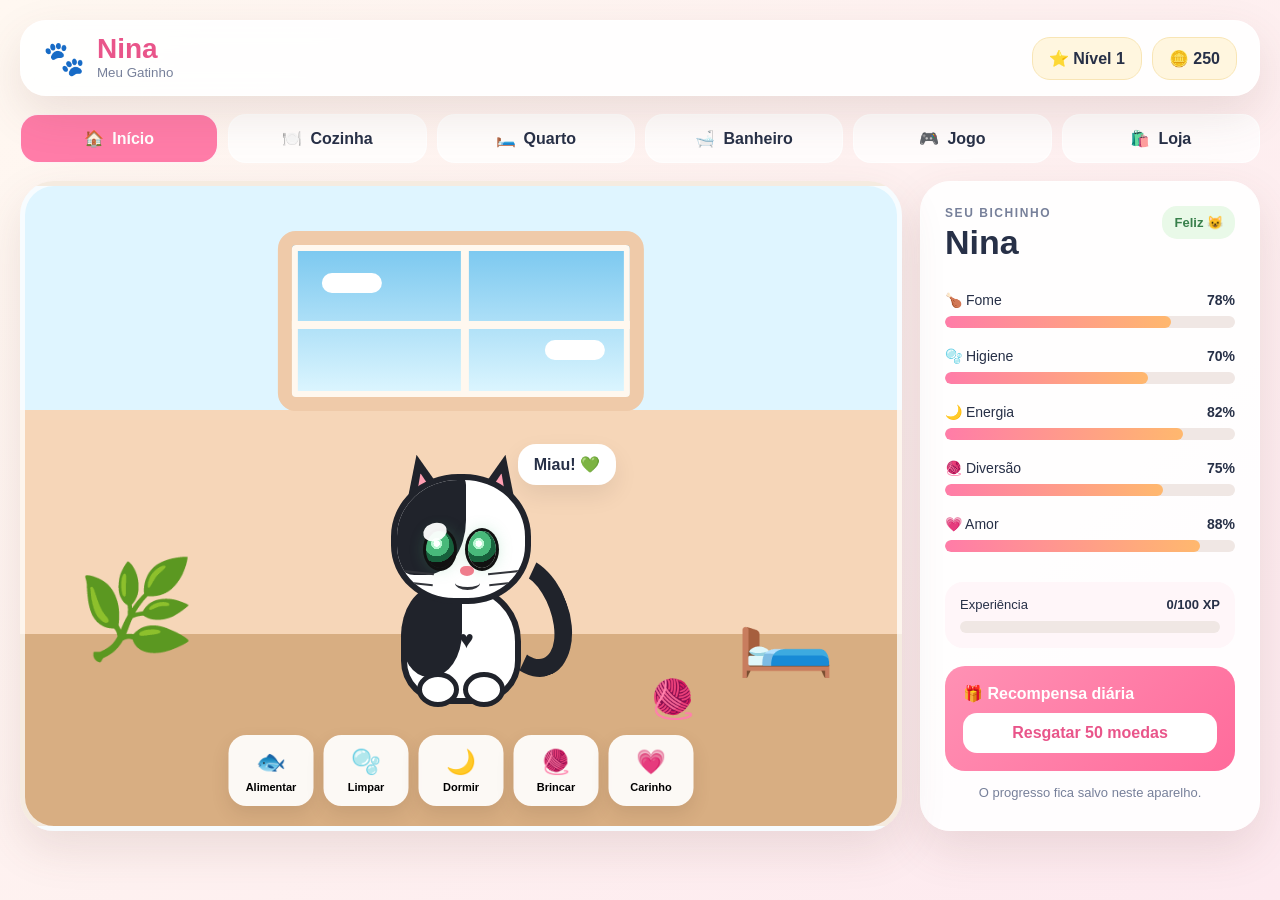
<file: index.html>
<!DOCTYPE html>
<html lang="pt-br">
<head>
    <meta charset="UTF-8">
    <meta name="viewport" content="width=device-width, initial-scale=1.0, viewport-fit=cover">
    <meta name="theme-color" content="#ff7ca8">
    <meta name="description" content="Nina - um jogo virtual em homenagem a uma gatinha preta e branca de olhos verdes.">
    <title>Nina - Meu Gatinho</title>
    <link rel="stylesheet" href="./style.css?v=3">
</head>
<body data-page="inicio">
<div class="app-shell">
    <header class="topbar">
        <a class="brand" href="index.html">
            <span class="brand-paw">🐾</span>
            <span>
                <strong>Nina</strong>
                <small>Meu Gatinho</small>
            </span>
        </a>
        <div class="top-stats">
            <div class="top-chip">⭐ Nível <span data-level>1</span></div>
            <div class="top-chip">🪙 <span data-coins>250</span></div>
        </div>
    </header>

    <nav class="room-nav" aria-label="Cômodos">
        <a data-route="inicio" href="index.html">🏠<span>Início</span></a>
        <a data-route="cozinha" href="cozinha.html">🍽️<span>Cozinha</span></a>
        <a data-route="quarto" href="quarto.html">🛏️<span>Quarto</span></a>
        <a data-route="banheiro" href="banheiro.html">🛁<span>Banheiro</span></a>
        <a data-route="jogo" href="jogo.html">🎮<span>Jogo</span></a>
        <a data-route="loja" href="loja.html">🛍️<span>Loja</span></a>
    </nav>
    <main class="page">
<section class="game-grid">
    <div class="scene living-room">
        <div class="window"><span class="cloud c1"></span><span class="cloud c2"></span></div>
        <div class="plant">🌿</div>
        <div class="cat-bed">🛏️</div>
        <div class="toy-ball">🧶</div>
        
<div class="cat-wrap" id="ninaCat" role="img" aria-label="Nina, uma gatinha preta e branca de olhos verdes">
    <div class="tail"></div>
    <div class="cat">
        <div class="ear ear-left"><span></span></div>
        <div class="ear ear-right"><span></span></div>
        <div class="face">
            <div class="patch"></div>
            <div class="eye eye-left"><i></i></div>
            <div class="eye eye-right"><i></i></div>
            <div class="nose"></div>
            <div class="mouth"></div>
            <div class="whiskers whiskers-left"></div>
            <div class="whiskers whiskers-right"></div>
        </div>
        <div class="body">
            <div class="heart-mark">♥</div>
            <div class="paw paw-left"></div>
            <div class="paw paw-right"></div>
        </div>
    </div>
    <div class="speech" id="speech">Miau! 💚</div>
</div>

        <div class="actions">
            <button type="button" data-action="feed">🐟<span>Alimentar</span></button>
            <button type="button" data-action="clean">🫧<span>Limpar</span></button>
            <button type="button" data-action="sleep">🌙<span>Dormir</span></button>
            <button type="button" data-action="play">🧶<span>Brincar</span></button>
            <button type="button" data-action="pet">💗<span>Carinho</span></button>
        </div>
    </div>

    <aside class="status-panel">
        <div class="panel-title">
            <div><p>Seu bichinho</p><h1>Nina</h1></div>
            <span class="mood-badge" data-mood>Feliz 😺</span>
        </div>
        <div class="status-list">
            <div class="status-row"><div class="status-label"><span>🍗 Fome</span><b data-value="hunger">78%</b></div><div class="progress"><i data-bar="hunger"></i></div></div>
            <div class="status-row"><div class="status-label"><span>🫧 Higiene</span><b data-value="hygiene">70%</b></div><div class="progress"><i data-bar="hygiene"></i></div></div>
            <div class="status-row"><div class="status-label"><span>🌙 Energia</span><b data-value="energy">82%</b></div><div class="progress"><i data-bar="energy"></i></div></div>
            <div class="status-row"><div class="status-label"><span>🧶 Diversão</span><b data-value="fun">75%</b></div><div class="progress"><i data-bar="fun"></i></div></div>
            <div class="status-row"><div class="status-label"><span>💗 Amor</span><b data-value="love">88%</b></div><div class="progress"><i data-bar="love"></i></div></div>
        </div>
        <div class="xp-box">
            <div><span>Experiência</span><b><span data-xp>0</span>/100 XP</b></div>
            <div class="progress xp"><i data-xp-bar></i></div>
        </div>
        <div class="daily-card">
            <span>🎁 Recompensa diária</span>
            <button type="button" id="dailyReward">Resgatar 50 moedas</button>
        </div>
        <p class="install-note">O progresso fica salvo neste aparelho.</p>
    </aside>
</section>    </main>
</div>

<nav class="mobile-tabs" aria-label="Navegação móvel">
    <a data-route="inicio" href="index.html">🏠<span>Início</span></a>
    <a data-route="cozinha" href="cozinha.html">🍽️<span>Cozinha</span></a>
    <a data-route="quarto" href="quarto.html">🛏️<span>Quarto</span></a>
    <a data-route="banheiro" href="banheiro.html">🛁<span>Banho</span></a>
    <a data-route="jogo" href="jogo.html">🎮<span>Jogo</span></a>
    <a data-route="loja" href="loja.html">🛍️<span>Loja</span></a>
</nav>

<div id="toast" class="toast" aria-live="polite"></div>
<script src="./game.js?v=3"></script>
</body>
</html>
</file>
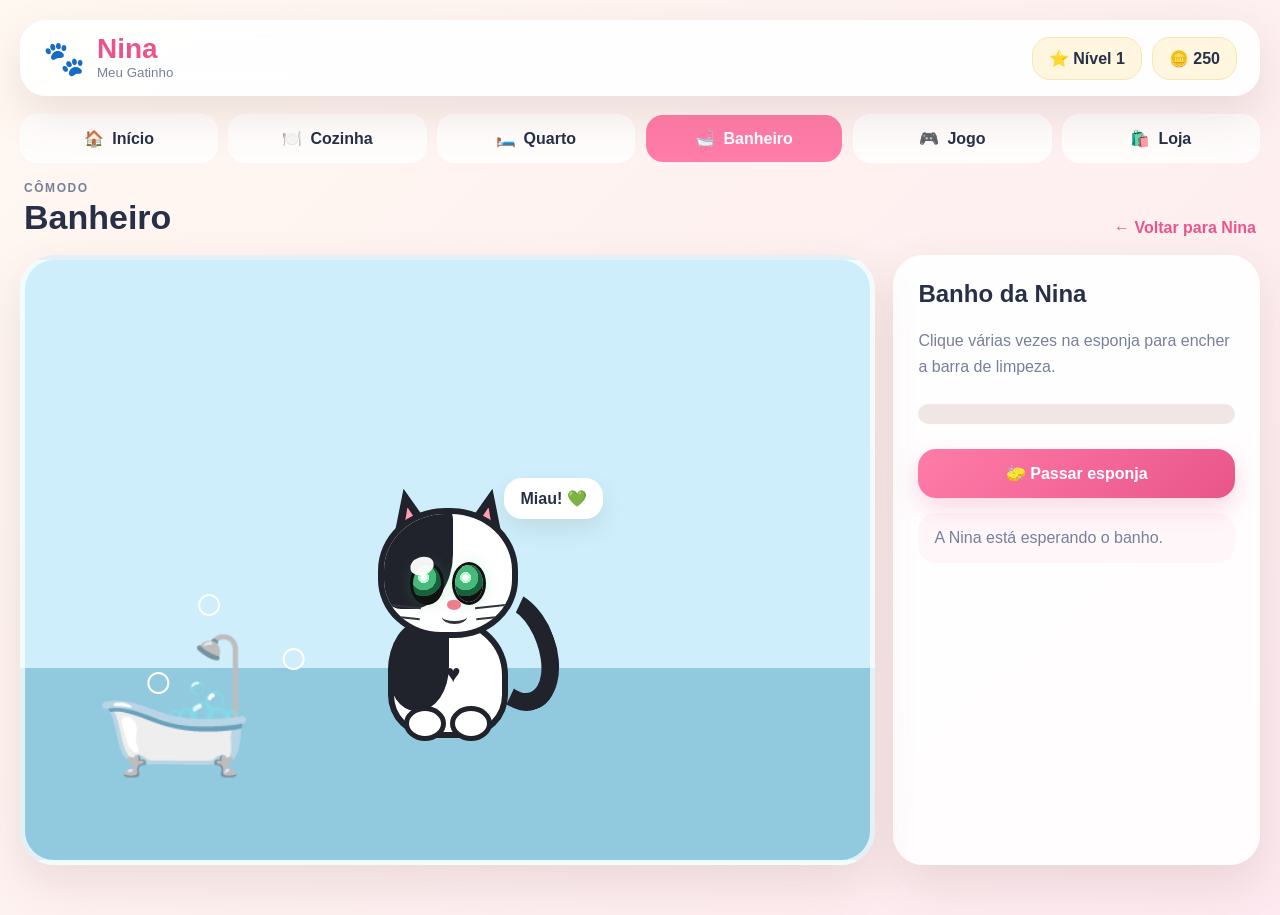
<file: banheiro.html>
<!DOCTYPE html>
<html lang="pt-br">
<head>
    <meta charset="UTF-8">
    <meta name="viewport" content="width=device-width, initial-scale=1.0, viewport-fit=cover">
    <meta name="theme-color" content="#ff7ca8">
    <meta name="description" content="Nina - um jogo virtual em homenagem a uma gatinha preta e branca de olhos verdes.">
    <title>Banheiro da Nina</title>
    <link rel="stylesheet" href="./style.css?v=3">
</head>
<body data-page="banheiro">
<div class="app-shell">
    <header class="topbar">
        <a class="brand" href="index.html">
            <span class="brand-paw">🐾</span>
            <span>
                <strong>Nina</strong>
                <small>Meu Gatinho</small>
            </span>
        </a>
        <div class="top-stats">
            <div class="top-chip">⭐ Nível <span data-level>1</span></div>
            <div class="top-chip">🪙 <span data-coins>250</span></div>
        </div>
    </header>

    <nav class="room-nav" aria-label="Cômodos">
        <a data-route="inicio" href="index.html">🏠<span>Início</span></a>
        <a data-route="cozinha" href="cozinha.html">🍽️<span>Cozinha</span></a>
        <a data-route="quarto" href="quarto.html">🛏️<span>Quarto</span></a>
        <a data-route="banheiro" href="banheiro.html">🛁<span>Banheiro</span></a>
        <a data-route="jogo" href="jogo.html">🎮<span>Jogo</span></a>
        <a data-route="loja" href="loja.html">🛍️<span>Loja</span></a>
    </nav>
    <main class="page">
<section class="room-page bathroom-page">
    <div class="room-heading"><div><p>Cômodo</p><h1>Banheiro</h1></div><a href="index.html" class="back-link">← Voltar para Nina</a></div>
    <div class="room-layout">
        <div class="scene bathroom-scene"><div class="bath">🛁</div><div class="bubble b1">○</div><div class="bubble b2">○</div><div class="bubble b3">○</div>
<div class="cat-wrap" id="ninaCat" role="img" aria-label="Nina, uma gatinha preta e branca de olhos verdes">
    <div class="tail"></div>
    <div class="cat">
        <div class="ear ear-left"><span></span></div>
        <div class="ear ear-right"><span></span></div>
        <div class="face">
            <div class="patch"></div>
            <div class="eye eye-left"><i></i></div>
            <div class="eye eye-right"><i></i></div>
            <div class="nose"></div>
            <div class="mouth"></div>
            <div class="whiskers whiskers-left"></div>
            <div class="whiskers whiskers-right"></div>
        </div>
        <div class="body">
            <div class="heart-mark">♥</div>
            <div class="paw paw-left"></div>
            <div class="paw paw-right"></div>
        </div>
    </div>
    <div class="speech" id="speech">Miau! 💚</div>
</div>
</div>
        <div class="inventory-panel"><h2>Banho da Nina</h2><p>Clique várias vezes na esponja para encher a barra de limpeza.</p><div class="bath-progress"><i id="bathFill"></i></div><button type="button" class="primary-big" id="spongeButton">🧽 Passar esponja</button><div class="room-message" id="bathMessage">A Nina está esperando o banho.</div></div>
    </div>
</section>    </main>
</div>

<nav class="mobile-tabs" aria-label="Navegação móvel">
    <a data-route="inicio" href="index.html">🏠<span>Início</span></a>
    <a data-route="cozinha" href="cozinha.html">🍽️<span>Cozinha</span></a>
    <a data-route="quarto" href="quarto.html">🛏️<span>Quarto</span></a>
    <a data-route="banheiro" href="banheiro.html">🛁<span>Banho</span></a>
    <a data-route="jogo" href="jogo.html">🎮<span>Jogo</span></a>
    <a data-route="loja" href="loja.html">🛍️<span>Loja</span></a>
</nav>

<div id="toast" class="toast" aria-live="polite"></div>
<script src="./game.js?v=3"></script>
</body>
</html>
</file>
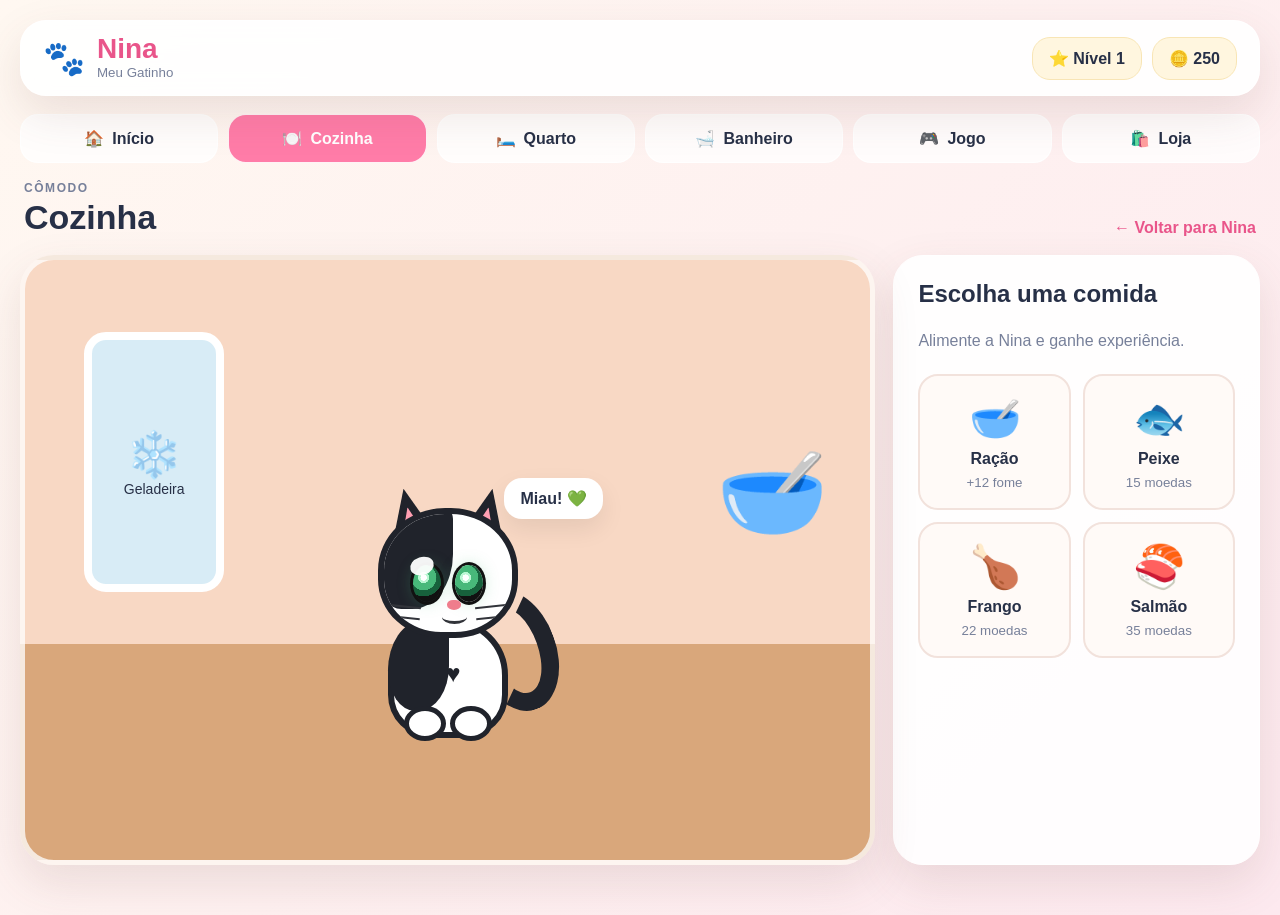
<file: cozinha.html>
<!DOCTYPE html>
<html lang="pt-br">
<head>
    <meta charset="UTF-8">
    <meta name="viewport" content="width=device-width, initial-scale=1.0, viewport-fit=cover">
    <meta name="theme-color" content="#ff7ca8">
    <meta name="description" content="Nina - um jogo virtual em homenagem a uma gatinha preta e branca de olhos verdes.">
    <title>Cozinha da Nina</title>
    <link rel="stylesheet" href="./style.css?v=3">
</head>
<body data-page="cozinha">
<div class="app-shell">
    <header class="topbar">
        <a class="brand" href="index.html">
            <span class="brand-paw">🐾</span>
            <span>
                <strong>Nina</strong>
                <small>Meu Gatinho</small>
            </span>
        </a>
        <div class="top-stats">
            <div class="top-chip">⭐ Nível <span data-level>1</span></div>
            <div class="top-chip">🪙 <span data-coins>250</span></div>
        </div>
    </header>

    <nav class="room-nav" aria-label="Cômodos">
        <a data-route="inicio" href="index.html">🏠<span>Início</span></a>
        <a data-route="cozinha" href="cozinha.html">🍽️<span>Cozinha</span></a>
        <a data-route="quarto" href="quarto.html">🛏️<span>Quarto</span></a>
        <a data-route="banheiro" href="banheiro.html">🛁<span>Banheiro</span></a>
        <a data-route="jogo" href="jogo.html">🎮<span>Jogo</span></a>
        <a data-route="loja" href="loja.html">🛍️<span>Loja</span></a>
    </nav>
    <main class="page">
<section class="room-page kitchen-page">
    <div class="room-heading"><div><p>Cômodo</p><h1>Cozinha</h1></div><a href="index.html" class="back-link">← Voltar para Nina</a></div>
    <div class="room-layout">
        <div class="scene kitchen-scene"><div class="fridge">❄️<span>Geladeira</span></div><div class="counter">🥣</div>
<div class="cat-wrap" id="ninaCat" role="img" aria-label="Nina, uma gatinha preta e branca de olhos verdes">
    <div class="tail"></div>
    <div class="cat">
        <div class="ear ear-left"><span></span></div>
        <div class="ear ear-right"><span></span></div>
        <div class="face">
            <div class="patch"></div>
            <div class="eye eye-left"><i></i></div>
            <div class="eye eye-right"><i></i></div>
            <div class="nose"></div>
            <div class="mouth"></div>
            <div class="whiskers whiskers-left"></div>
            <div class="whiskers whiskers-right"></div>
        </div>
        <div class="body">
            <div class="heart-mark">♥</div>
            <div class="paw paw-left"></div>
            <div class="paw paw-right"></div>
        </div>
    </div>
    <div class="speech" id="speech">Miau! 💚</div>
</div>
</div>
        <div class="inventory-panel">
            <h2>Escolha uma comida</h2><p>Alimente a Nina e ganhe experiência.</p>
            <div class="shop-grid">
                <button class="item-card food-item" data-food="Ração" data-price="0" data-points="12"><span>🥣</span><b>Ração</b><small>+12 fome</small></button>
                <button class="item-card food-item" data-food="Peixe" data-price="15" data-points="20"><span>🐟</span><b>Peixe</b><small>15 moedas</small></button>
                <button class="item-card food-item" data-food="Frango" data-price="22" data-points="28"><span>🍗</span><b>Frango</b><small>22 moedas</small></button>
                <button class="item-card food-item" data-food="Salmão" data-price="35" data-points="40"><span>🍣</span><b>Salmão</b><small>35 moedas</small></button>
            </div>
        </div>
    </div>
</section>    </main>
</div>

<nav class="mobile-tabs" aria-label="Navegação móvel">
    <a data-route="inicio" href="index.html">🏠<span>Início</span></a>
    <a data-route="cozinha" href="cozinha.html">🍽️<span>Cozinha</span></a>
    <a data-route="quarto" href="quarto.html">🛏️<span>Quarto</span></a>
    <a data-route="banheiro" href="banheiro.html">🛁<span>Banho</span></a>
    <a data-route="jogo" href="jogo.html">🎮<span>Jogo</span></a>
    <a data-route="loja" href="loja.html">🛍️<span>Loja</span></a>
</nav>

<div id="toast" class="toast" aria-live="polite"></div>
<script src="./game.js?v=3"></script>
</body>
</html>
</file>
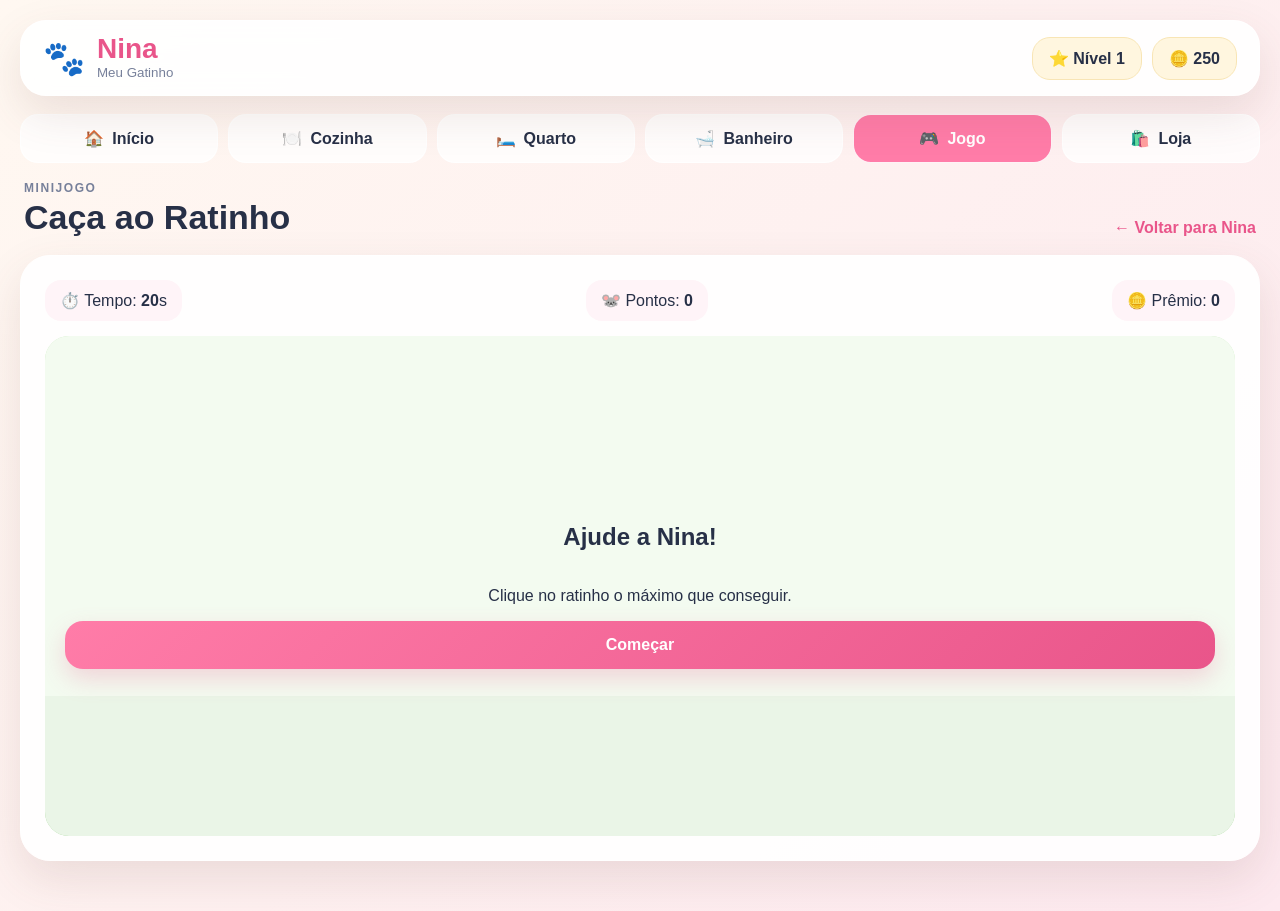
<file: jogo.html>
<!DOCTYPE html>
<html lang="pt-br">
<head>
    <meta charset="UTF-8">
    <meta name="viewport" content="width=device-width, initial-scale=1.0, viewport-fit=cover">
    <meta name="theme-color" content="#ff7ca8">
    <meta name="description" content="Nina - um jogo virtual em homenagem a uma gatinha preta e branca de olhos verdes.">
    <title>Caça ao Ratinho</title>
    <link rel="stylesheet" href="./style.css?v=3">
</head>
<body data-page="jogo">
<div class="app-shell">
    <header class="topbar">
        <a class="brand" href="index.html">
            <span class="brand-paw">🐾</span>
            <span>
                <strong>Nina</strong>
                <small>Meu Gatinho</small>
            </span>
        </a>
        <div class="top-stats">
            <div class="top-chip">⭐ Nível <span data-level>1</span></div>
            <div class="top-chip">🪙 <span data-coins>250</span></div>
        </div>
    </header>

    <nav class="room-nav" aria-label="Cômodos">
        <a data-route="inicio" href="index.html">🏠<span>Início</span></a>
        <a data-route="cozinha" href="cozinha.html">🍽️<span>Cozinha</span></a>
        <a data-route="quarto" href="quarto.html">🛏️<span>Quarto</span></a>
        <a data-route="banheiro" href="banheiro.html">🛁<span>Banheiro</span></a>
        <a data-route="jogo" href="jogo.html">🎮<span>Jogo</span></a>
        <a data-route="loja" href="loja.html">🛍️<span>Loja</span></a>
    </nav>
    <main class="page">
<section class="room-page game-page">
    <div class="room-heading"><div><p>Minijogo</p><h1>Caça ao Ratinho</h1></div><a href="index.html" class="back-link">← Voltar para Nina</a></div>
    <div class="minigame-card">
        <div class="minigame-stats"><span>⏱️ Tempo: <b id="gameTime">20</b>s</span><span>🐭 Pontos: <b id="gameScore">0</b></span><span>🪙 Prêmio: <b id="gamePrize">0</b></span></div>
        <div class="mouse-field" id="mouseField"><button type="button" id="mouseTarget" aria-label="Ratinho">🐭</button><div class="game-overlay" id="gameOverlay"><h2>Ajude a Nina!</h2><p>Clique no ratinho o máximo que conseguir.</p><button type="button" class="primary-big" id="startGame">Começar</button></div></div>
    </div>
</section>    </main>
</div>

<nav class="mobile-tabs" aria-label="Navegação móvel">
    <a data-route="inicio" href="index.html">🏠<span>Início</span></a>
    <a data-route="cozinha" href="cozinha.html">🍽️<span>Cozinha</span></a>
    <a data-route="quarto" href="quarto.html">🛏️<span>Quarto</span></a>
    <a data-route="banheiro" href="banheiro.html">🛁<span>Banho</span></a>
    <a data-route="jogo" href="jogo.html">🎮<span>Jogo</span></a>
    <a data-route="loja" href="loja.html">🛍️<span>Loja</span></a>
</nav>

<div id="toast" class="toast" aria-live="polite"></div>
<script src="./game.js?v=3"></script>
</body>
</html>
</file>
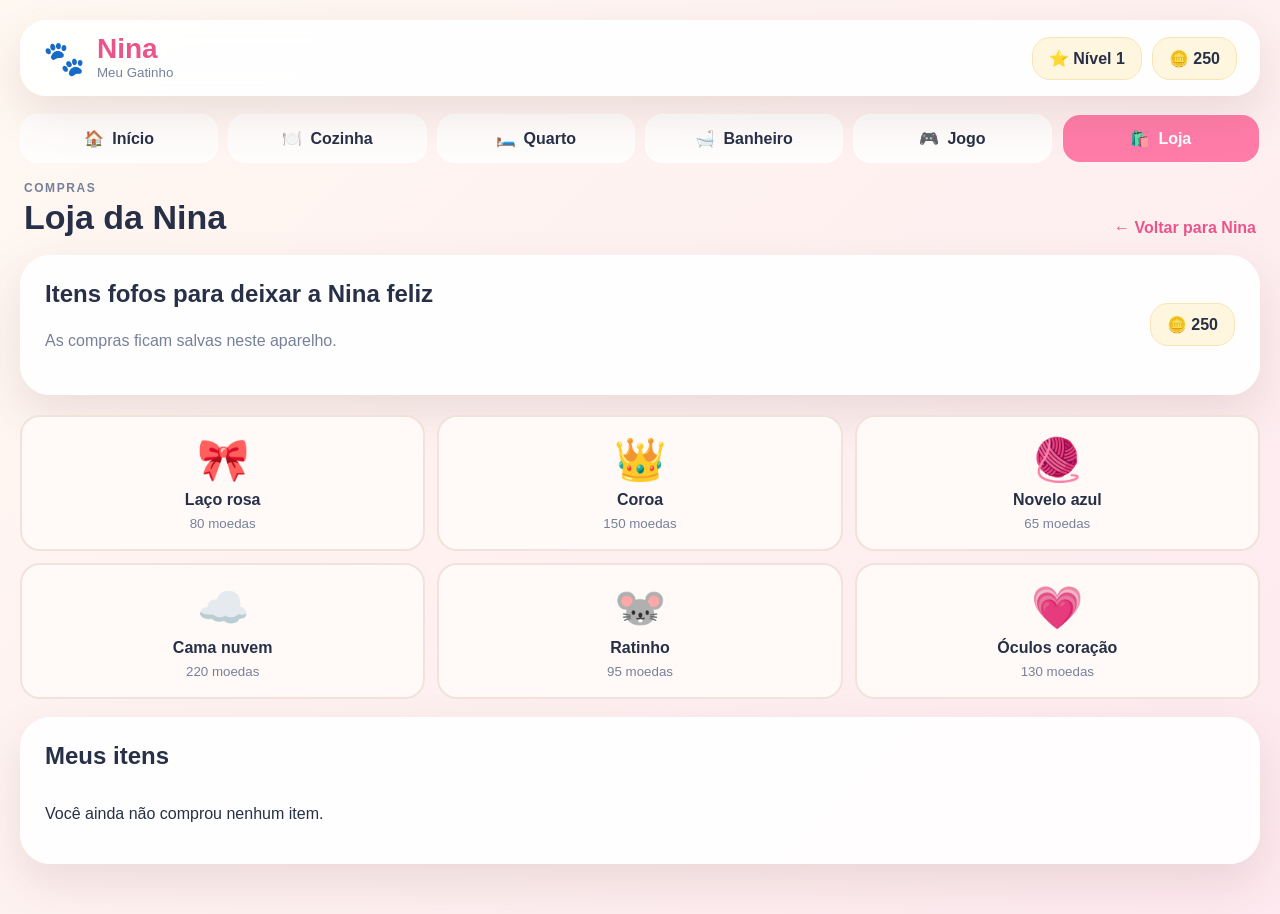
<file: loja.html>
<!DOCTYPE html>
<html lang="pt-br">
<head>
    <meta charset="UTF-8">
    <meta name="viewport" content="width=device-width, initial-scale=1.0, viewport-fit=cover">
    <meta name="theme-color" content="#ff7ca8">
    <meta name="description" content="Nina - um jogo virtual em homenagem a uma gatinha preta e branca de olhos verdes.">
    <title>Loja da Nina</title>
    <link rel="stylesheet" href="./style.css?v=3">
</head>
<body data-page="loja">
<div class="app-shell">
    <header class="topbar">
        <a class="brand" href="index.html">
            <span class="brand-paw">🐾</span>
            <span>
                <strong>Nina</strong>
                <small>Meu Gatinho</small>
            </span>
        </a>
        <div class="top-stats">
            <div class="top-chip">⭐ Nível <span data-level>1</span></div>
            <div class="top-chip">🪙 <span data-coins>250</span></div>
        </div>
    </header>

    <nav class="room-nav" aria-label="Cômodos">
        <a data-route="inicio" href="index.html">🏠<span>Início</span></a>
        <a data-route="cozinha" href="cozinha.html">🍽️<span>Cozinha</span></a>
        <a data-route="quarto" href="quarto.html">🛏️<span>Quarto</span></a>
        <a data-route="banheiro" href="banheiro.html">🛁<span>Banheiro</span></a>
        <a data-route="jogo" href="jogo.html">🎮<span>Jogo</span></a>
        <a data-route="loja" href="loja.html">🛍️<span>Loja</span></a>
    </nav>
    <main class="page">
<section class="room-page shop-page">
    <div class="room-heading"><div><p>Compras</p><h1>Loja da Nina</h1></div><a href="index.html" class="back-link">← Voltar para Nina</a></div>
    <div class="shop-intro"><div><h2>Itens fofos para deixar a Nina feliz</h2><p>As compras ficam salvas neste aparelho.</p></div><div class="wallet">🪙 <span data-coins>250</span></div></div>
    <div class="shop-grid large">
        <button class="item-card buy-item" data-item="Laço rosa" data-price="80"><span>🎀</span><b>Laço rosa</b><small>80 moedas</small></button>
        <button class="item-card buy-item" data-item="Coroa" data-price="150"><span>👑</span><b>Coroa</b><small>150 moedas</small></button>
        <button class="item-card buy-item" data-item="Novelo azul" data-price="65"><span>🧶</span><b>Novelo azul</b><small>65 moedas</small></button>
        <button class="item-card buy-item" data-item="Cama nuvem" data-price="220"><span>☁️</span><b>Cama nuvem</b><small>220 moedas</small></button>
        <button class="item-card buy-item" data-item="Ratinho de brinquedo" data-price="95"><span>🐭</span><b>Ratinho</b><small>95 moedas</small></button>
        <button class="item-card buy-item" data-item="Óculos coração" data-price="130"><span>💗</span><b>Óculos coração</b><small>130 moedas</small></button>
    </div>
    <section class="owned-section"><h2>Meus itens</h2><div id="ownedItems" class="owned-list"></div></section>
</section>    </main>
</div>

<nav class="mobile-tabs" aria-label="Navegação móvel">
    <a data-route="inicio" href="index.html">🏠<span>Início</span></a>
    <a data-route="cozinha" href="cozinha.html">🍽️<span>Cozinha</span></a>
    <a data-route="quarto" href="quarto.html">🛏️<span>Quarto</span></a>
    <a data-route="banheiro" href="banheiro.html">🛁<span>Banho</span></a>
    <a data-route="jogo" href="jogo.html">🎮<span>Jogo</span></a>
    <a data-route="loja" href="loja.html">🛍️<span>Loja</span></a>
</nav>

<div id="toast" class="toast" aria-live="polite"></div>
<script src="./game.js?v=3"></script>
</body>
</html>
</file>
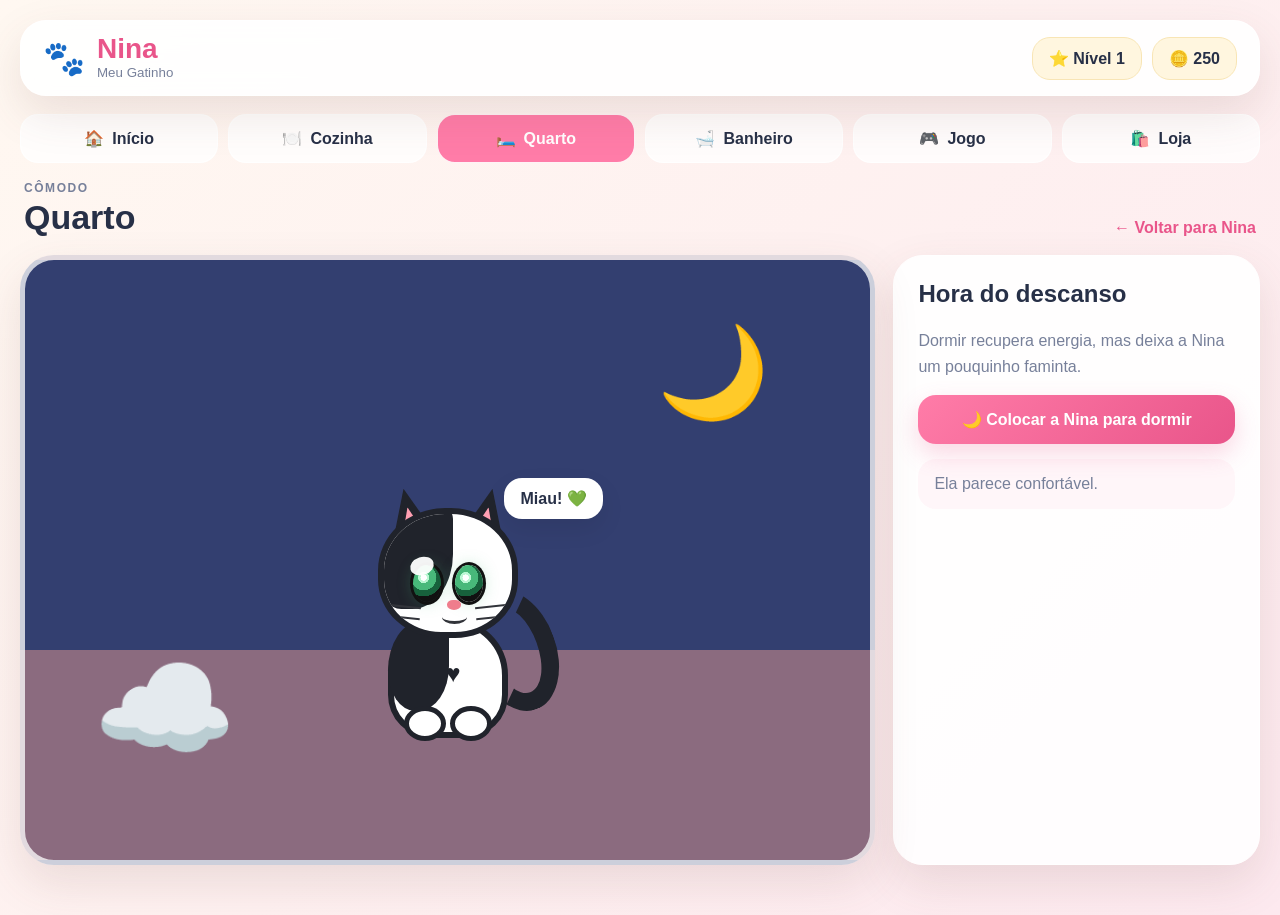
<file: quarto.html>
<!DOCTYPE html>
<html lang="pt-br">
<head>
    <meta charset="UTF-8">
    <meta name="viewport" content="width=device-width, initial-scale=1.0, viewport-fit=cover">
    <meta name="theme-color" content="#ff7ca8">
    <meta name="description" content="Nina - um jogo virtual em homenagem a uma gatinha preta e branca de olhos verdes.">
    <title>Quarto da Nina</title>
    <link rel="stylesheet" href="./style.css?v=3">
</head>
<body data-page="quarto">
<div class="app-shell">
    <header class="topbar">
        <a class="brand" href="index.html">
            <span class="brand-paw">🐾</span>
            <span>
                <strong>Nina</strong>
                <small>Meu Gatinho</small>
            </span>
        </a>
        <div class="top-stats">
            <div class="top-chip">⭐ Nível <span data-level>1</span></div>
            <div class="top-chip">🪙 <span data-coins>250</span></div>
        </div>
    </header>

    <nav class="room-nav" aria-label="Cômodos">
        <a data-route="inicio" href="index.html">🏠<span>Início</span></a>
        <a data-route="cozinha" href="cozinha.html">🍽️<span>Cozinha</span></a>
        <a data-route="quarto" href="quarto.html">🛏️<span>Quarto</span></a>
        <a data-route="banheiro" href="banheiro.html">🛁<span>Banheiro</span></a>
        <a data-route="jogo" href="jogo.html">🎮<span>Jogo</span></a>
        <a data-route="loja" href="loja.html">🛍️<span>Loja</span></a>
    </nav>
    <main class="page">
<section class="room-page bedroom-page">
    <div class="room-heading"><div><p>Cômodo</p><h1>Quarto</h1></div><a href="index.html" class="back-link">← Voltar para Nina</a></div>
    <div class="room-layout">
        <div class="scene bedroom-scene" id="bedroomScene"><div class="moon">🌙</div><div class="big-bed">☁️</div>
<div class="cat-wrap" id="ninaCat" role="img" aria-label="Nina, uma gatinha preta e branca de olhos verdes">
    <div class="tail"></div>
    <div class="cat">
        <div class="ear ear-left"><span></span></div>
        <div class="ear ear-right"><span></span></div>
        <div class="face">
            <div class="patch"></div>
            <div class="eye eye-left"><i></i></div>
            <div class="eye eye-right"><i></i></div>
            <div class="nose"></div>
            <div class="mouth"></div>
            <div class="whiskers whiskers-left"></div>
            <div class="whiskers whiskers-right"></div>
        </div>
        <div class="body">
            <div class="heart-mark">♥</div>
            <div class="paw paw-left"></div>
            <div class="paw paw-right"></div>
        </div>
    </div>
    <div class="speech" id="speech">Miau! 💚</div>
</div>
</div>
        <div class="inventory-panel"><h2>Hora do descanso</h2><p>Dormir recupera energia, mas deixa a Nina um pouquinho faminta.</p><button type="button" class="primary-big" id="sleepButton">🌙 Colocar a Nina para dormir</button><div class="room-message" id="sleepMessage">Ela parece confortável.</div></div>
    </div>
</section>    </main>
</div>

<nav class="mobile-tabs" aria-label="Navegação móvel">
    <a data-route="inicio" href="index.html">🏠<span>Início</span></a>
    <a data-route="cozinha" href="cozinha.html">🍽️<span>Cozinha</span></a>
    <a data-route="quarto" href="quarto.html">🛏️<span>Quarto</span></a>
    <a data-route="banheiro" href="banheiro.html">🛁<span>Banho</span></a>
    <a data-route="jogo" href="jogo.html">🎮<span>Jogo</span></a>
    <a data-route="loja" href="loja.html">🛍️<span>Loja</span></a>
</nav>

<div id="toast" class="toast" aria-live="polite"></div>
<script src="./game.js?v=3"></script>
</body>
</html>
</file>
<file: style.css>
:root{
    --ink:#273047;
    --muted:#77809a;
    --pink:#ff7ca8;
    --pink-dark:#e9558a;
    --cream:#fff8ef;
    --panel:#ffffff;
    --line:#f0dfd6;
    --yellow:#ffd76a;
    --blue:#7cc9f6;
    --green:#8bd49b;
    --purple:#a996ed;
    --shadow:0 18px 45px rgba(105,72,64,.13);
}
*{box-sizing:border-box}
body{margin:0;font-family:Inter,ui-rounded,"Segoe UI",sans-serif;color:var(--ink);background:linear-gradient(135deg,#fff8f1,#fde9ef);min-height:100vh}
button,a{font:inherit}
button{cursor:pointer}
.app-shell{max-width:1450px;margin:auto;padding:20px}
.topbar{display:flex;align-items:center;justify-content:space-between;background:rgba(255,255,255,.9);border:1px solid rgba(255,255,255,.8);padding:14px 22px;border-radius:26px;box-shadow:var(--shadow);position:sticky;top:12px;z-index:20;backdrop-filter:blur(14px)}
.brand{display:flex;align-items:center;gap:12px;color:var(--ink);text-decoration:none}
.brand-paw{font-size:34px}
.brand strong{display:block;font-size:28px;color:var(--pink-dark);line-height:1}
.brand small{color:var(--muted)}
.top-stats{display:flex;gap:10px}
.top-chip,.wallet{background:#fff6df;padding:11px 16px;border-radius:18px;font-weight:800;border:1px solid #f8e5b5}
.room-nav{display:grid;grid-template-columns:repeat(6,1fr);gap:10px;margin:18px 0}
.room-nav a{display:flex;align-items:center;justify-content:center;gap:8px;text-decoration:none;color:var(--ink);padding:14px;background:rgba(255,255,255,.78);border:1px solid rgba(255,255,255,.9);border-radius:18px;font-weight:700;transition:.2s}
.room-nav a:hover{transform:translateY(-3px);background:#fff}
.page{padding-bottom:30px}
.game-grid{display:grid;grid-template-columns:minmax(0,1fr) 340px;gap:18px}
.scene{position:relative;min-height:650px;border-radius:34px;overflow:hidden;box-shadow:var(--shadow);border:5px solid rgba(255,255,255,.75)}
.living-room{background:linear-gradient(#dff5ff 0 35%,#f6d6b8 35% 70%,#d8ae82 70%)}
.window{position:absolute;left:50%;top:45px;transform:translateX(-50%);width:42%;height:180px;background:linear-gradient(#79c7ef,#dff7ff);border:14px solid #efcaa9;border-radius:18px;box-shadow:inset 0 0 0 6px #fff8ef}
.window:before,.window:after{content:"";position:absolute;background:#fff8ef}.window:before{width:8px;height:100%;left:50%}.window:after{height:8px;width:100%;top:50%}
.cloud{position:absolute;background:white;width:60px;height:20px;border-radius:50px}.c1{top:28px;left:30px}.c2{top:95px;right:25px}
.plant{position:absolute;left:6%;bottom:160px;font-size:95px}
.cat-bed{position:absolute;right:7%;bottom:145px;font-size:80px}
.toy-ball{position:absolute;right:23%;bottom:105px;font-size:38px}
.status-panel,.inventory-panel,.minigame-card,.shop-intro,.owned-section{background:rgba(255,255,255,.92);border:1px solid white;border-radius:30px;padding:24px;box-shadow:var(--shadow)}
.panel-title{display:flex;justify-content:space-between;align-items:flex-start}
.panel-title p,.room-heading p{margin:0;color:var(--muted);font-weight:700;text-transform:uppercase;font-size:12px;letter-spacing:.13em}
.panel-title h1,.room-heading h1{margin:3px 0 0;font-size:34px}
.mood-badge{background:#e9f9e8;color:#38804b;padding:9px 12px;border-radius:15px;font-weight:800;font-size:13px}
.status-list{display:grid;gap:20px;margin:30px 0}
.status-label{display:flex;justify-content:space-between;font-size:14px;margin-bottom:8px}
.progress,.bath-progress{height:12px;background:#f0e7e4;border-radius:99px;overflow:hidden}
.progress i,.bath-progress i{display:block;height:100%;width:50%;background:linear-gradient(90deg,var(--pink),#ffb86e);border-radius:inherit;transition:.35s}
.xp-box{background:#fff6f9;padding:15px;border-radius:18px}
.xp-box>div:first-child{display:flex;justify-content:space-between;font-size:13px;margin-bottom:9px}
.daily-card{margin-top:18px;background:linear-gradient(135deg,#ff91b4,#ff6b9b);color:white;padding:18px;border-radius:20px}
.daily-card span{display:block;font-weight:800;margin-bottom:10px}
.daily-card button{width:100%;border:0;border-radius:14px;background:white;color:var(--pink-dark);padding:11px;font-weight:800}
.actions{position:absolute;left:50%;bottom:20px;transform:translateX(-50%);display:flex;gap:10px;z-index:8}
.actions button{border:0;background:rgba(255,255,255,.92);border-radius:18px;padding:13px 15px;box-shadow:0 8px 18px rgba(88,55,42,.13);font-size:24px;min-width:85px;transition:.2s}
.actions button:hover{transform:translateY(-5px)}
.actions span{display:block;font-size:11px;font-weight:800;margin-top:5px}
.cat-wrap{position:absolute;left:50%;bottom:92px;transform:translateX(-50%);width:240px;height:310px;z-index:5}
.cat{position:absolute;left:30px;top:30px;width:180px;height:240px;animation:float 3s ease-in-out infinite}
.face{position:absolute;top:20px;left:20px;width:140px;height:130px;background:#fff;border:6px solid #20232b;border-radius:48% 48% 45% 45%;z-index:3;overflow:hidden}
.patch{position:absolute;left:-5px;top:-5px;width:77px;height:93px;background:#20232b;border-radius:45% 10% 55% 30%}
.ear{position:absolute;top:0;width:62px;height:72px;background:#20232b;z-index:2;clip-path:polygon(50% 0,100% 100%,0 100%)}
.ear span{position:absolute;left:16px;top:19px;width:30px;height:38px;background:#ff9fb2;clip-path:inherit}
.ear-left{left:22px;transform:rotate(-12deg)}.ear-right{right:22px;transform:rotate(12deg)}
.eye{position:absolute;top:51px;width:28px;height:37px;background:#17191f;border-radius:50%;z-index:4}
.eye i{position:absolute;width:9px;height:12px;background:#fff;border-radius:50%;left:6px;top:5px}
.eye-left{left:29px}.eye-right{right:29px}
.nose{position:absolute;left:63px;top:86px;width:14px;height:10px;background:#ef7d8c;border-radius:60% 60% 70% 70%;z-index:4}
.mouth{position:absolute;left:58px;top:96px;width:25px;height:14px;border-bottom:3px solid #32343a;border-radius:50%;z-index:4}
.whiskers{position:absolute;top:91px;width:43px;height:2px;background:#32343a;z-index:5}
.whiskers:after{content:"";position:absolute;width:43px;height:2px;background:#32343a;top:11px}
.whiskers-left{left:-6px;transform:rotate(6deg)}.whiskers-right{right:-6px;transform:rotate(-6deg)}
.body{position:absolute;top:130px;left:30px;width:120px;height:120px;background:#fff;border:6px solid #20232b;border-radius:48% 48% 36% 36%}
.body:before{content:"";position:absolute;left:-6px;top:-3px;width:61px;height:90px;background:#20232b;border-radius:55% 5% 50% 45%}
.heart-mark{position:absolute;z-index:2;left:52px;top:35px;font-size:25px;color:#20232b}
.paw{position:absolute;bottom:-9px;width:42px;height:35px;background:#fff;border:5px solid #20232b;border-radius:50%}
.paw-left{left:10px}.paw-right{right:10px}
.tail{position:absolute;right:12px;bottom:55px;width:82px;height:125px;border:18px solid #20232b;border-left-color:transparent;border-top-color:transparent;border-radius:50%;transform:rotate(-20deg)}
.speech{position:absolute;right:-35px;top:20px;background:white;padding:11px 16px;border-radius:18px;font-weight:800;box-shadow:0 10px 25px rgba(0,0,0,.08)}
.cat-wrap.happy .cat{animation:bounce .55s ease}.cat-wrap.sleepy .eye{height:3px;top:67px}.cat-wrap.clean:after{content:"✨";position:absolute;inset:20px;font-size:40px;animation:sparkle .8s ease}
.room-heading{display:flex;align-items:end;justify-content:space-between;margin:12px 4px 18px}
.back-link{text-decoration:none;color:var(--pink-dark);font-weight:800}
.room-layout{display:grid;grid-template-columns:minmax(0,1.4fr) minmax(300px,.6fr);gap:18px}
.room-layout .scene{min-height:610px}
.kitchen-scene{background:linear-gradient(#f8d8c4 0 64%,#d9a77b 64%)}
.fridge{position:absolute;left:7%;top:12%;width:140px;height:260px;background:#d8ecf6;border:8px solid #fff;border-radius:22px;display:flex;flex-direction:column;justify-content:center;align-items:center;font-size:45px}.fridge span{font-size:14px}
.counter{position:absolute;right:5%;top:30%;font-size:90px}
.bedroom-scene{background:linear-gradient(#333f70 0 65%,#8b6b7f 65%);transition:.5s}
.moon{position:absolute;right:12%;top:10%;font-size:90px}.big-bed{position:absolute;left:8%;bottom:14%;font-size:115px}
.bedroom-scene.night{filter:brightness(.55)}.bedroom-scene.night .cat{transform:rotate(90deg)}
.bathroom-scene{background:linear-gradient(#cdeefa 0 68%,#91c9de 68%)}
.bath{position:absolute;left:8%;bottom:13%;font-size:130px}.bubble{position:absolute;color:white;font-size:50px;animation:rise 3s infinite}.b1{left:20%;bottom:38%}.b2{left:30%;bottom:29%;animation-delay:.7s}.b3{left:14%;bottom:25%;animation-delay:1.2s}
.inventory-panel h2,.shop-intro h2,.owned-section h2{margin-top:0}
.inventory-panel p,.shop-intro p{color:var(--muted);line-height:1.6}
.shop-grid{display:grid;grid-template-columns:repeat(2,1fr);gap:12px;margin-top:20px}.shop-grid.large{grid-template-columns:repeat(3,1fr)}
.item-card{background:#fffaf7;border:2px solid #f2e2dc;border-radius:20px;padding:18px;display:flex;flex-direction:column;align-items:center;gap:7px;color:var(--ink);transition:.2s}
.item-card:hover{transform:translateY(-4px);border-color:#ff9dbb}
.item-card span{font-size:42px}.item-card small{color:var(--muted)}
.primary-big{border:0;background:linear-gradient(135deg,var(--pink),var(--pink-dark));color:white;padding:15px 19px;border-radius:18px;font-weight:900;width:100%;box-shadow:0 10px 25px rgba(233,85,138,.23)}
.room-message{margin-top:15px;background:#fff6f9;padding:16px;border-radius:18px;color:var(--muted)}
.bath-progress{height:20px;margin:25px 0}.bath-progress i{width:0;background:linear-gradient(90deg,#6fc7ec,#b9efff)}
.shop-intro{display:flex;justify-content:space-between;align-items:center;margin-bottom:18px}.owned-section{margin-top:18px}.owned-list{display:flex;gap:10px;flex-wrap:wrap}.owned-pill{background:#fff1f6;border-radius:99px;padding:10px 14px;font-weight:800}
.minigame-stats{display:flex;gap:12px;justify-content:space-between;flex-wrap:wrap;margin-bottom:15px}.minigame-stats span{background:#fff4f8;padding:11px 15px;border-radius:16px}
.mouse-field{height:500px;background:linear-gradient(#bce7ad 0 72%,#8ac979 72%);border-radius:24px;position:relative;overflow:hidden}
#mouseTarget{position:absolute;border:0;background:none;font-size:54px;display:none;transition:.08s}
.game-overlay{position:absolute;inset:0;background:rgba(255,255,255,.82);display:flex;flex-direction:column;align-items:center;justify-content:center;text-align:center;padding:20px}.game-overlay.hidden{display:none}
.toast{position:fixed;right:20px;bottom:20px;background:#273047;color:#fff;padding:14px 18px;border-radius:16px;opacity:0;transform:translateY(20px);transition:.25s;z-index:50}.toast.show{opacity:1;transform:none}
@keyframes float{50%{transform:translateY(-8px)}}@keyframes bounce{50%{transform:translateY(-24px) scale(1.04)}}@keyframes sparkle{50%{transform:scale(1.2)}}@keyframes rise{to{transform:translateY(-90px);opacity:0}}
@media(max-width:900px){.game-grid,.room-layout{grid-template-columns:1fr}.status-panel{order:-1}.shop-grid.large{grid-template-columns:repeat(2,1fr)}}
@media(max-width:620px){.app-shell{padding:10px}.topbar{padding:12px 14px}.brand strong{font-size:22px}.room-nav{grid-template-columns:repeat(3,1fr)}.room-nav a{font-size:13px}.game-grid .scene,.room-layout .scene{min-height:580px}.actions{gap:5px;width:94%;justify-content:center}.actions button{min-width:0;flex:1;padding:10px 5px}.shop-grid,.shop-grid.large{grid-template-columns:1fr 1fr}.shop-intro{align-items:flex-start;gap:10px}.window{width:70%}.cat-wrap{transform:translateX(-50%) scale(.88)}}


/* Melhorias da versão Vercel/mobile */
.eye{
    background:radial-gradient(circle at 38% 34%, #ffffff 0 10%, #baf7d3 11% 18%, #48b97a 19% 42%, #17613c 43% 62%, #111 63%);
    box-shadow:0 0 0 3px #111, 0 0 16px rgba(72,185,122,.34);
}
.eye i{display:none}
.face{box-shadow:inset 0 -8px 0 rgba(255,255,255,.45)}
.patch{width:74px;height:100px}
.cat-wrap::before{
    content:"";
    position:absolute;
    width:24px;
    height:18px;
    background:#fff;
    border-radius:50%;
    left:82px;
    top:99px;
    z-index:8;
    transform:rotate(-18deg);
    opacity:.95;
}
.install-note{
    margin:14px 0 0;
    text-align:center;
    color:var(--muted);
    font-size:13px;
}
.mobile-tabs{
    display:none;
}
@media(max-width:620px){
    body{padding-bottom:84px}
    .app-shell{padding:8px}
    .topbar{position:static;border-radius:20px}
    .room-nav{display:none}
    .game-grid .scene,.room-layout .scene{min-height:520px}
    .game-grid{gap:10px}
    .status-panel{padding:18px;border-radius:22px}
    .status-list{grid-template-columns:1fr 1fr;gap:12px;margin:18px 0}
    .status-row{background:#fff8fb;padding:10px;border-radius:14px}
    .status-label{font-size:12px}
    .cat-wrap{bottom:80px;transform:translateX(-50%) scale(.78)}
    .actions{bottom:10px}
    .actions button{font-size:20px;border-radius:14px}
    .actions span{font-size:10px}
    .mobile-tabs{
        position:fixed;
        left:8px;
        right:8px;
        bottom:8px;
        z-index:60;
        display:grid;
        grid-template-columns:repeat(6,1fr);
        gap:4px;
        background:rgba(255,255,255,.96);
        border:1px solid rgba(255,255,255,.9);
        box-shadow:0 12px 35px rgba(39,48,71,.18);
        border-radius:22px;
        padding:7px;
        backdrop-filter:blur(14px);
    }
    .mobile-tabs a{
        text-decoration:none;
        color:var(--ink);
        font-size:18px;
        text-align:center;
        padding:6px 2px;
        border-radius:13px;
    }
    .mobile-tabs a span{
        display:block;
        font-size:9px;
        font-weight:800;
        margin-top:2px;
    }
    .room-heading{align-items:flex-start;gap:10px}
    .back-link{font-size:13px}
    .mouse-field{height:420px}
}
</file>
